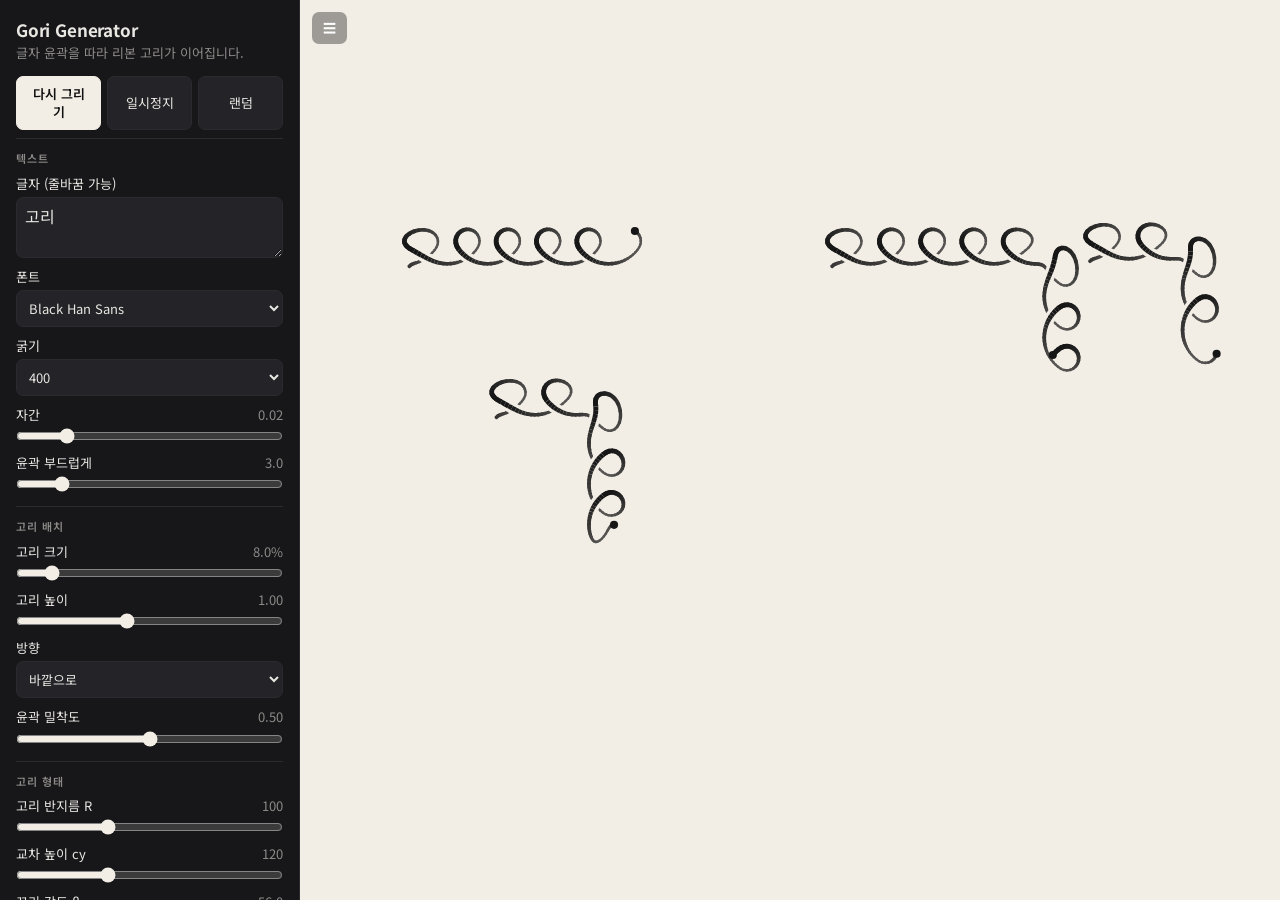
<file: archive/v1-outline/index.html>
<!doctype html>
<html lang="ko">
<head>
  <meta charset="utf-8">
  <meta name="viewport" content="width=device-width, initial-scale=1">
  <title>Gori Generator</title>
  <link rel="preconnect" href="https://fonts.googleapis.com">
  <link rel="preconnect" href="https://fonts.gstatic.com" crossorigin>
  <link rel="stylesheet" href="https://fonts.googleapis.com/css2?family=Archivo+Black&family=Black+Han+Sans&family=Bungee&family=Do+Hyeon&family=Gowun+Batang:wght@400;700&family=Jua&family=Nanum+Pen+Script&family=Noto+Sans+KR:wght@300;500;700;900&family=Noto+Serif+KR:wght@400;700;900&family=Pacifico&family=Playfair+Display:wght@400;700;900&display=swap">
  <link rel="stylesheet" href="css/style.css">
</head>
<body>
  <aside id="panel">
    <header>
      <h1>Gori Generator</h1>
      <p>글자 윤곽을 따라 리본 고리가 이어집니다.</p>
    </header>
    <div class="actions">
      <button id="replay" class="primary">다시 그리기</button>
      <button id="play">일시정지</button>
      <button id="random">랜덤</button>
    </div>
    <div id="controls"></div>
    <div class="actions export">
      <button id="png">PNG 저장</button>
      <button id="svg">SVG 저장</button>
    </div>
    <footer>Space 재생/정지 · Enter 다시 그리기 · R 랜덤</footer>
  </aside>
  <main id="stage">
    <canvas id="cv"></canvas>
    <button id="toggle-panel" title="패널 접기/펴기">☰</button>
  </main>

  <script src="js/ribbon.js"></script>
  <script src="js/outline.js"></script>
  <script src="js/app.js"></script>
</body>
</html>
</file>
<file: archive/v1-outline/css/style.css>
:root {
  --panel-bg: #17171a;
  --panel-fg: #e9e7e2;
  --muted: #8d8b87;
  --line: #2a2a2f;
  --accent: #f2eee6;
  --control: #232328;
  --panel-w: 300px;
}

* { box-sizing: border-box; }

html, body {
  margin: 0; height: 100%;
  background: var(--panel-bg); color: var(--panel-fg);
  font: 13px/1.4 -apple-system, BlinkMacSystemFont, "Pretendard", "Noto Sans KR", sans-serif;
}

body { display: flex; overflow: hidden; }

#panel {
  width: var(--panel-w); flex: none; height: 100%;
  overflow-y: auto; border-right: 1px solid var(--line);
  padding: 18px 16px 24px;
  transition: margin-left .25s ease;
}
body.panel-hidden #panel { margin-left: calc(-1 * var(--panel-w)); }

header h1 { font-size: 17px; margin: 0 0 2px; letter-spacing: -0.01em; }
header p { margin: 0 0 14px; color: var(--muted); }

.actions { display: flex; gap: 6px; margin-bottom: 8px; }
.actions button { flex: 1; }
.actions.export { margin-top: 16px; }

button {
  font: inherit; color: var(--panel-fg); background: var(--control);
  border: 1px solid var(--line); border-radius: 7px; padding: 8px 10px; cursor: pointer;
}
button:hover { border-color: #4a4a52; }
button.primary { background: var(--accent); color: #111; border-color: var(--accent); font-weight: 600; }

section { border-top: 1px solid var(--line); padding: 12px 0 4px; }
section h3 {
  margin: 0 0 8px; font-size: 11px; font-weight: 600;
  text-transform: uppercase; letter-spacing: .08em; color: var(--muted);
}

.row { display: grid; grid-template-columns: 1fr auto; align-items: center; gap: 4px 8px; margin-bottom: 10px; }
.row .lab { color: var(--panel-fg); }
.row output { color: var(--muted); font-variant-numeric: tabular-nums; }
.row input[type=range], .row select, .row textarea, .row .swatches { grid-column: 1 / -1; }
.row.check { grid-template-columns: auto 1fr; cursor: pointer; }

textarea, select {
  width: 100%; font: inherit; color: var(--panel-fg); background: var(--control);
  border: 1px solid var(--line); border-radius: 7px; padding: 7px 8px;
}
textarea { resize: vertical; font-size: 16px; }

input[type=range] { width: 100%; accent-color: var(--accent); margin: 0; }
input[type=checkbox] { accent-color: var(--accent); margin: 0; }

.swatches { display: flex; gap: 6px; }
.swatches input {
  flex: 1; height: 30px; padding: 0; border: 1px solid var(--line);
  border-radius: 6px; background: none; cursor: pointer;
}
.swatches input:first-child { outline: 2px dashed #3a3a40; outline-offset: 1px; }

footer { margin-top: 12px; color: var(--muted); font-size: 11px; }

#stage { position: relative; flex: 1; min-width: 0; height: 100%; transition: background .3s; }
#cv { display: block; }

#toggle-panel {
  position: absolute; top: 12px; left: 12px; padding: 6px 10px;
  background: rgba(0,0,0,.35); border-color: transparent; color: #fff;
}

@media (max-width: 720px) {
  body { flex-direction: column-reverse; overflow: auto; }
  #panel { width: 100%; height: auto; border-right: 0; border-top: 1px solid var(--line); }
  body.panel-hidden #panel { margin-left: 0; display: none; }
  #stage { height: 60vh; flex: none; }
}
</file>
